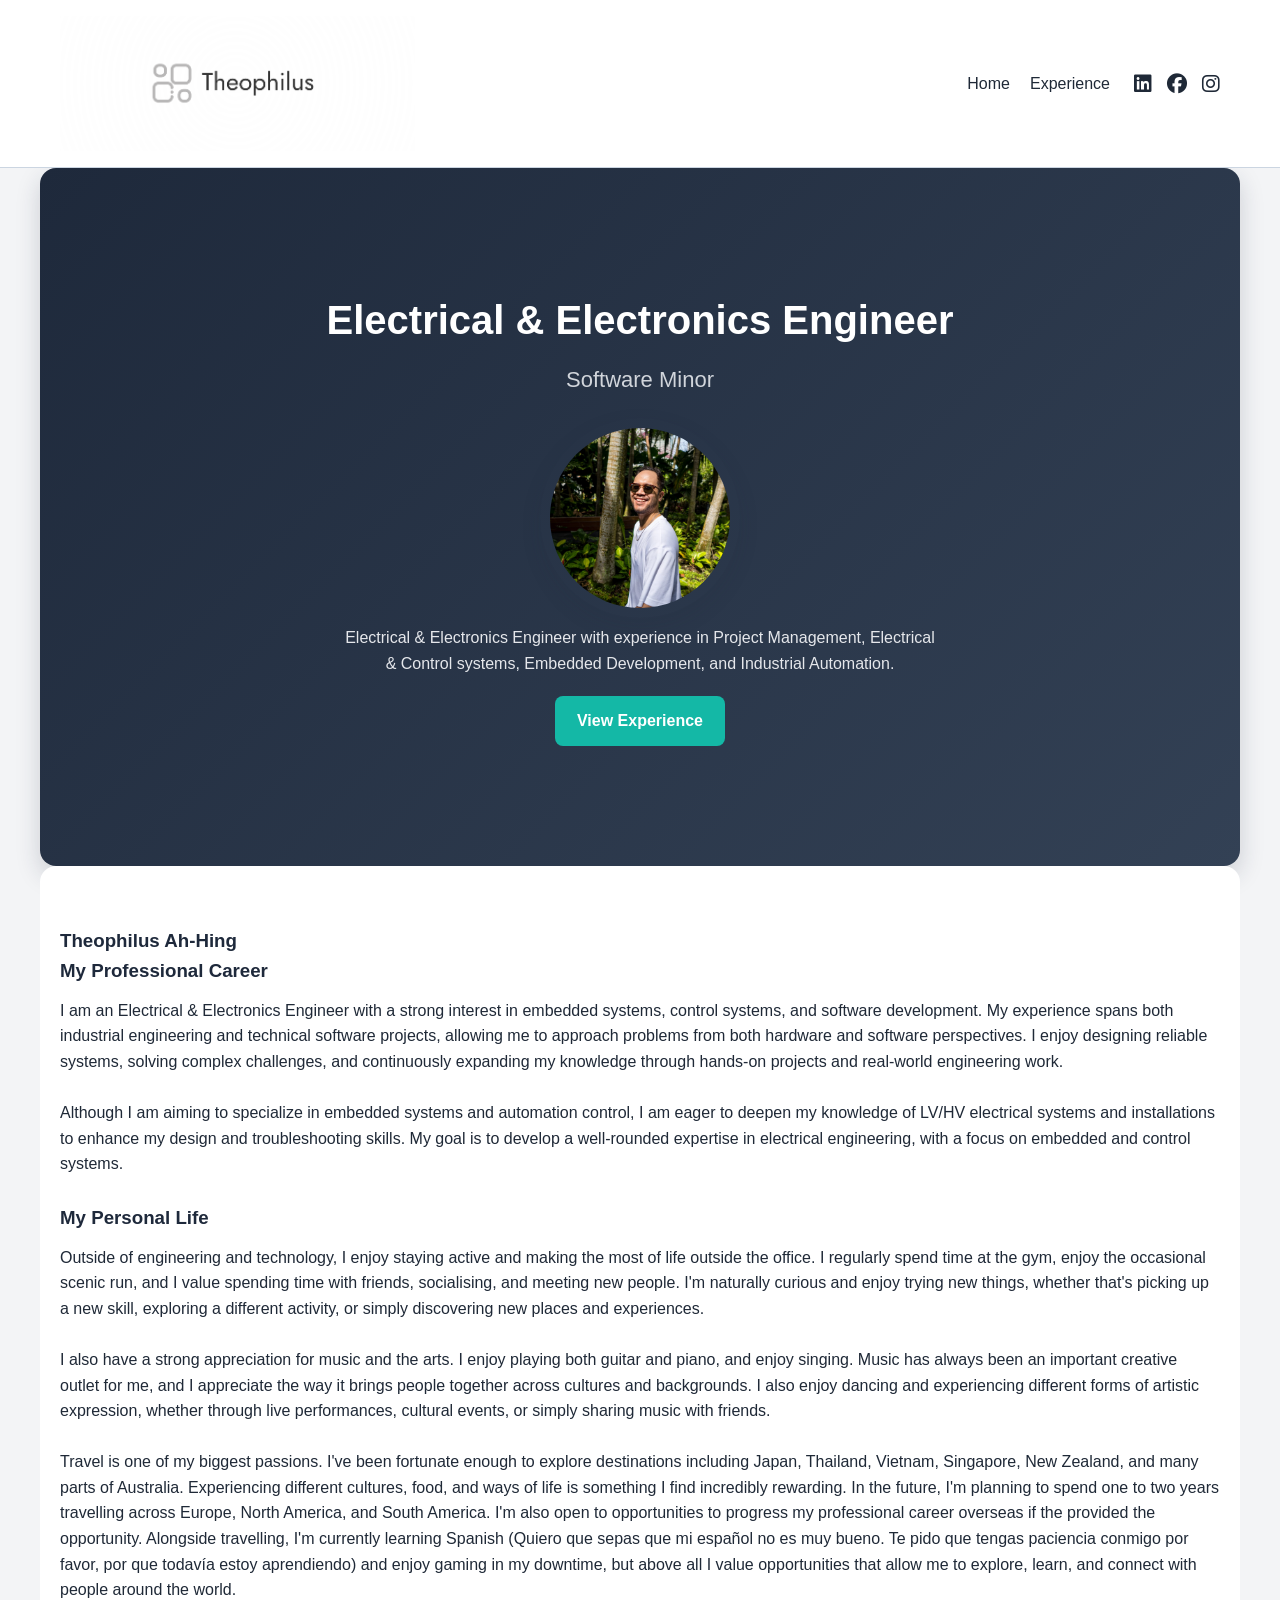
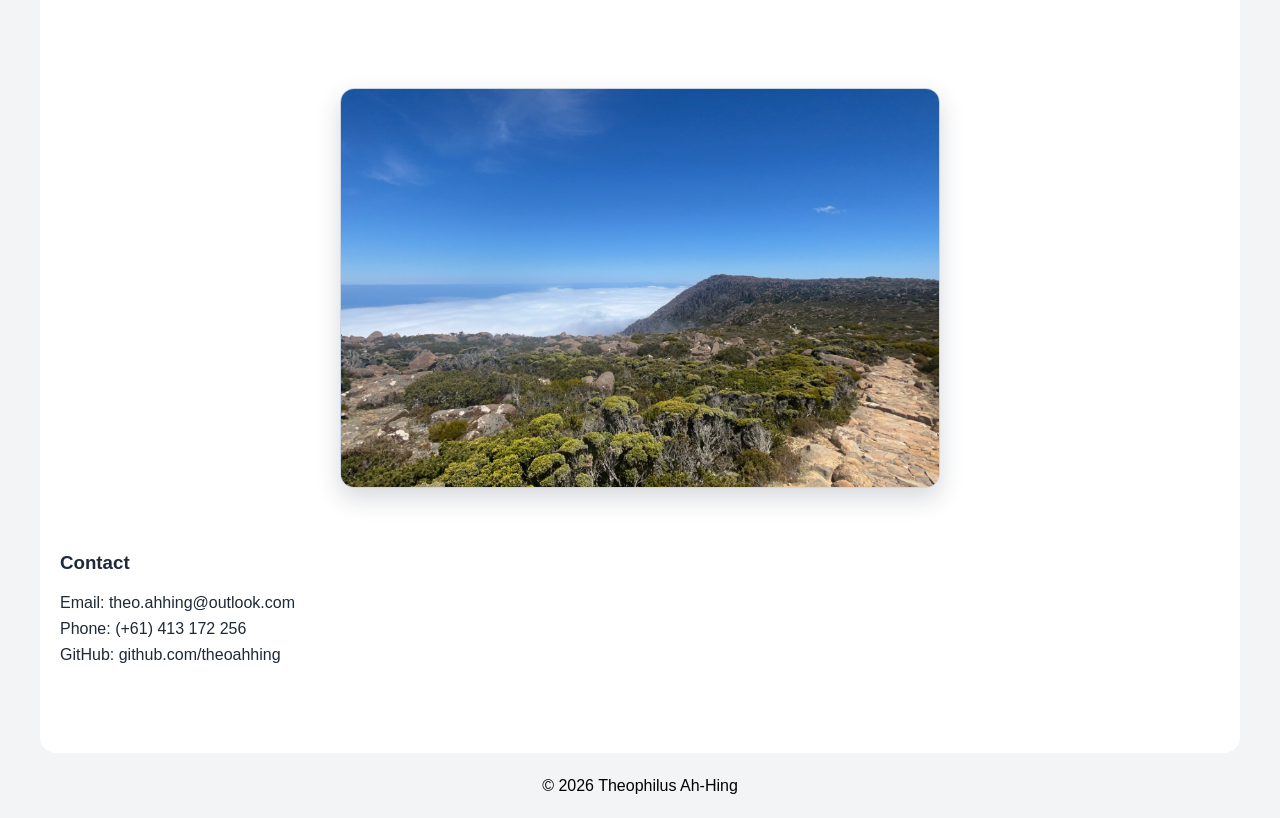
<file: index.html>
<!DOCTYPE html>
<html lang="en">
<head>
    <meta charset="UTF-8">
    <meta name="viewport" content="width=device-width, initial-scale=1.0">
    <title>Theophilus Ah-Hing | Portfolio</title>

    <link rel="stylesheet" href="style.css">
    <link rel="stylesheet" href="https://cdnjs.cloudflare.com/ajax/libs/font-awesome/6.5.0/css/all.min.css">

</head>

<body>
    <header>
        <nav class="nav">
            <div class="nav-inner">
                <a href="index.html">
                    <img src="Photos/TheophilusLogo1.png" class="logo" alt="Theophilus Ah-Hing logo">
                </a>

                <div class="nav-right">
                    <ul class="nav-links">
                        <li><a href="index.html">Home</a></li>
                        <li><a href="experience.html">Experience</a></li>
                    </ul>

                    <div class="social-icons">
                        <a href="https://www.linkedin.com/in/theophilus-ah-hing-bb61a3199/" target="_blank" rel="noopener noreferrer">
                            <i class="fab fa-linkedin"></i>
                        </a>

                        <a href="https://www.facebook.com/WhatEvenIsTheo/" target="_blank" rel="noopener noreferrer">
                            <i class="fab fa-facebook"></i>
                        </a>

                        <a href="https://www.instagram.com/theo.ahhing/" target="_blank" rel="noopener noreferrer">
                            <i class="fab fa-instagram"></i>
                        </a>
                    </div>
                </div>
            </div>
        </nav>
    </header>


    <section class="hero">
        <div class="hero-inner">
            <div class="hero-content">
                <h2>Electrical & Electronics Engineer</h2>
                <h3>Software Minor</h3>
                <img src="Photos/Me/PUQG7038.JPG" alt="Theo Ah-Hing" class="image-circular">
                <p>Electrical & Electronics Engineer with experience in Project Management, Electrical<br>
                & Control systems, Embedded Development, and Industrial Automation.</p>
                <a href="experience.html" class="btn">View Experience</a>
            </div>
        </div>
    </section>


    <section class="section">
        <section id="about" class="section-content">
            <h1>Theophilus Ah-Hing</h1>
            <h3>My Professional Career</h3>
            <p>
                I am an Electrical & Electronics Engineer with a strong interest in embedded systems,
                control systems, and software development. My experience spans both industrial engineering
                and technical software projects, allowing me to approach problems from both hardware and
                software perspectives. I enjoy designing reliable systems, solving complex challenges, and
                continuously expanding my knowledge through hands-on projects and real-world engineering
                work.
            </p><br>
            <p>
                Although I am aiming to specialize in embedded systems and automation control, I am eager
                to deepen my knowledge of LV/HV electrical systems and installations to enhance my design
                and troubleshooting skills. My goal is to develop a well-rounded expertise in electrical
                engineering, with a focus on embedded and control systems.
            </p><br>
            <h3>My Personal Life</h3>
            <p>
                Outside of engineering and technology, I enjoy staying active and making the most of life
                outside the office. I regularly spend time at the gym, enjoy the occasional scenic run,
                and I value spending time with friends, socialising, and meeting new people. I'm naturally
                curious and enjoy trying new things, whether that's picking up a new skill, exploring a
                different activity, or simply discovering new places and experiences.
            </p><br>
            <p>
                I also have a strong appreciation for music and the arts. I enjoy playing both guitar and
                piano, and enjoy singing. Music has always been an important creative outlet for me, and
                I appreciate the way it brings people together across cultures and backgrounds. I also
                enjoy dancing and experiencing different forms of artistic expression, whether through
                live performances, cultural events, or simply sharing music with friends.
            </p><br>
            <p>
                Travel is one of my biggest passions. I've been fortunate enough to explore destinations
                including Japan, Thailand, Vietnam, Singapore, New Zealand, and many parts of Australia.
                Experiencing different cultures, food, and ways of life is something I find incredibly
                rewarding. In the future, I'm planning to spend one to two years travelling across Europe,
                North America, and South America. I'm also open to opportunities to progress my professional
                career overseas if the provided the opportunity. Alongside travelling, I'm currently
                learning Spanish (Quiero que sepas que mi español no es muy bueno. Te pido que tengas
                paciencia conmigo por favor, por que todavía estoy aprendiendo) and enjoy gaming in my
                downtime, but above all I value opportunities that allow me to explore, learn, and connect
                with people around the world.
            </p><br>
            <section class="slideshow-section">
                <div class="slideshow-container">
                    <img id="slideshow-image" src="Photos/Travel Shots/IMG_5250.JPG" alt="Travel photo">
                </div>
            </section>
            <h3>Contact</h3>
            <p>Email: theo.ahhing@outlook.com</p>
            <p>Phone: (+61) 413 172 256</p>
            <p>GitHub: github.com/theoahhing</p><br>
        </section>
    </section>


    <footer>
        <p>© 2026 Theophilus Ah-Hing</p>
    </footer>

    <script src="script.js"></script>

</body>
</html>
</file>
<file: style.css>
/* Reset */
* {
    margin: 0;
    padding: 0;
    box-sizing: border-box;
}

/* Colour Palette */
:root {
    --bg-main: #F3F4F6;
    --bg-section: #FFFFFF;
    --bg-dark: #1E293B;
    --bg-dark-2: #334155;
    --accent: #14B8A6;
    --accent-hover: #0F9E8D;
    --text-main: #1F2937;
    --text-muted: #64748B;
    --border: #CBD5E1;
    --shadow: rgba(30, 41, 59, 0.12);
    --shadow-strong: rgba(30, 41, 59, 0.18);
}

/* Base */
body {
    font-family: Arial, sans-serif;
    line-height: 1.6;
    color: var(--text-main);
    background: var(--bg-main);
}

header {
    background: var(--bg-section);
    color: var(--text-main);
}

footer {
    text-align: center;
    padding: 20px;
    background: var(--bg-main);
    color: black;
}

/* Images / Logo */
.logo {
    width: 160px;
    height: auto;
    display: block;
    cursor: pointer;
}

.image-single {
    width: 60%;
    height: auto;
}

.image-circular {
    width: 200px;
    height: 200px;
    padding: 10px;
    border-radius: 50%;
    object-fit: cover;
    object-position: center;
    box-shadow: 0 8px 20px var(--shadow);
}

/* Navbar */
.nav {
    width: 100%;
    border-bottom: 1px solid var(--border);
    background: var(--bg-section);
    position: sticky;
    top: 0;
    z-index: 1000;
}

.nav-inner {
    max-width: 1200px;
    margin: 0 auto;
    padding: 16px 20px;
    display: flex;
    align-items: center;
    justify-content: space-between;
    gap: 20px;
}

.logo {
    width: 40%;
    height: 40%;
    display: block;
    cursor: pointer;
}

.nav-right {
    display: flex;
    align-items: center;
    gap: 24px;
    margin-left: auto;
}

.nav-links {
    list-style: none;
    display: flex;
    align-items: center;
    gap: 20px;
}

.nav-links a {
    color: var(--text-main);
    text-decoration: none;
    font-weight: 500;
    transition: color 0.3s ease;
}

.nav-links a:hover {
    color: var(--accent);
}

.social-icons {
    display: flex;
    align-items: center;
    gap: 15px;
}

.social-icons a {
    color: var(--text-main);
    font-size: 20px;
    text-decoration: none;
    transition: color 0.3s ease, transform 0.2s ease;
}

.social-icons a:hover {
    color: var(--accent);
    transform: translateY(-2px);
}

.slideshow-section {
    display: flex;
    justify-content: center;
    margin: 60px 0;
}

.slideshow-container {
    width: 600px;
    height: 400px;
    overflow: hidden;
    border-radius: 14px;
    box-shadow: 0 10px 25px var(--shadow-strong);
    border: 1px solid var(--border);
    background: var(--bg-section);
}

.slideshow-container img {
    width: 100%;
    height: 100%;
    object-fit: cover;
    transition: opacity 1s ease;
}

.menu-btn {
    display: none;
    font-size: 24px;
    background: none;
    border: none;
    color: var(--text-main);
    cursor: pointer;
}

/* Hero */
.hero {
    max-width: 1200px;
    min-height: 50vh;
    margin: 0 auto;
    padding: 60px 20px;

    display: flex;
    justify-content: center;
    align-items: center;

    background: linear-gradient(135deg, var(--bg-dark), var(--bg-dark-2));
    color: white;
    text-align: center;
    border-radius: 16px;
    box-shadow: 0 10px 25px var(--shadow-strong);
}

.hero-inner {
    max-width: 1200px;
    margin: 0 auto;
    border-radius: 16px;
    padding: 60px 20px;
}

.hero-content {
    text-align: center;
}

.hero h2 {
    font-size: 40px;
    margin-bottom: 10px;
}

.hero h3 {
    font-size: 22px;
    font-weight: 500;
    color: #D1D5DB;
    margin-bottom: 20px;
}

.hero p {
    color: #E5E7EB;
}

.btn {
    display: inline-block;
    margin-top: 20px;
    padding: 12px 22px;
    background: var(--accent);
    color: white;
    text-decoration: none;
    border-radius: 8px;
    font-weight: 600;
    transition: background 0.3s ease, transform 0.2s ease;
}

.btn:hover {
    background: var(--accent-hover);
    transform: translateY(-2px);
}

/* Sections */
.section {
    background: transparent;
}

.section-content {
    max-width: 1200px;
    margin: 0 auto;
    padding: 60px 20px;
    background: var(--bg-section);
    border-radius: 16px;
}

.section h1,
.section h2,
.section h3 {
    color: var(--bg-dark);
}

.section h2 {
    margin-bottom: 20px;
}

.section h3 {
    margin-bottom: 12px;
}

.section p {
    color: var(--text-main);
}

.section p + p {
    color: var(--text-main);
}

/* Projects */
.project-grid {
    display: grid;
    grid-template-columns: repeat(auto-fit, minmax(250px, 1fr));
    gap: 20px;
}

.project-card {
    padding: 20px;
    border: 1px solid var(--border);
    border-radius: 12px;
    cursor: pointer;
    transition: transform 0.2s ease, box-shadow 0.2s ease, border-color 0.2s ease;
    background: var(--bg-section);
    box-shadow: 0 4px 12px var(--shadow);
}

.project-card h3 {
    color: var(--bg-dark);
    margin-bottom: 8px;
}

.project-card p {
    color: var(--text-muted);
}

.project-card:hover {
    transform: translateY(-4px);
    box-shadow: 0 10px 22px var(--shadow-strong);
    border-color: var(--accent);
}

.project-card.active {
    border: 1px solid var(--accent);
    box-shadow: 0 10px 24px var(--shadow-strong);
}

.project-details {
    margin-top: 30px;
    padding: 25px;
    border: 1px solid var(--border);
    border-radius: 12px;
    background: #F8FAFC;
    box-shadow: 0 8px 18px var(--shadow);
}

.project-details.hidden {
    display: none;
}

.project-details h3 {
    margin-bottom: 12px;
    color: var(--bg-dark);
}

.project-details p {
    margin-bottom: 10px;
    color: var(--text-main);
}

/* Links */
a {
    color: var(--accent);
}

a:hover {
    color: var(--accent-hover);
}

/* Mobile */
@media (max-width: 768px) {
    .nav-inner {
        flex-direction: column;
        align-items: center;
    }

    .nav-right {
        flex-direction: column;
        gap: 12px;
        margin-left: 0;
    }

    .nav-links {
        flex-wrap: wrap;
        justify-content: center;
    }

    .social-icons {
        justify-content: center;
    }

    .hero h2 {
        font-size: 30px;
    }

    .hero h3 {
        font-size: 18px;
    }

    .section-content {
        border-radius: 12px;
        padding: 40px 16px;
    }

    .slideshow-container {
        width: 100%;
        height: auto;
        aspect-ratio: 3 / 2;
    }
}
</file>
